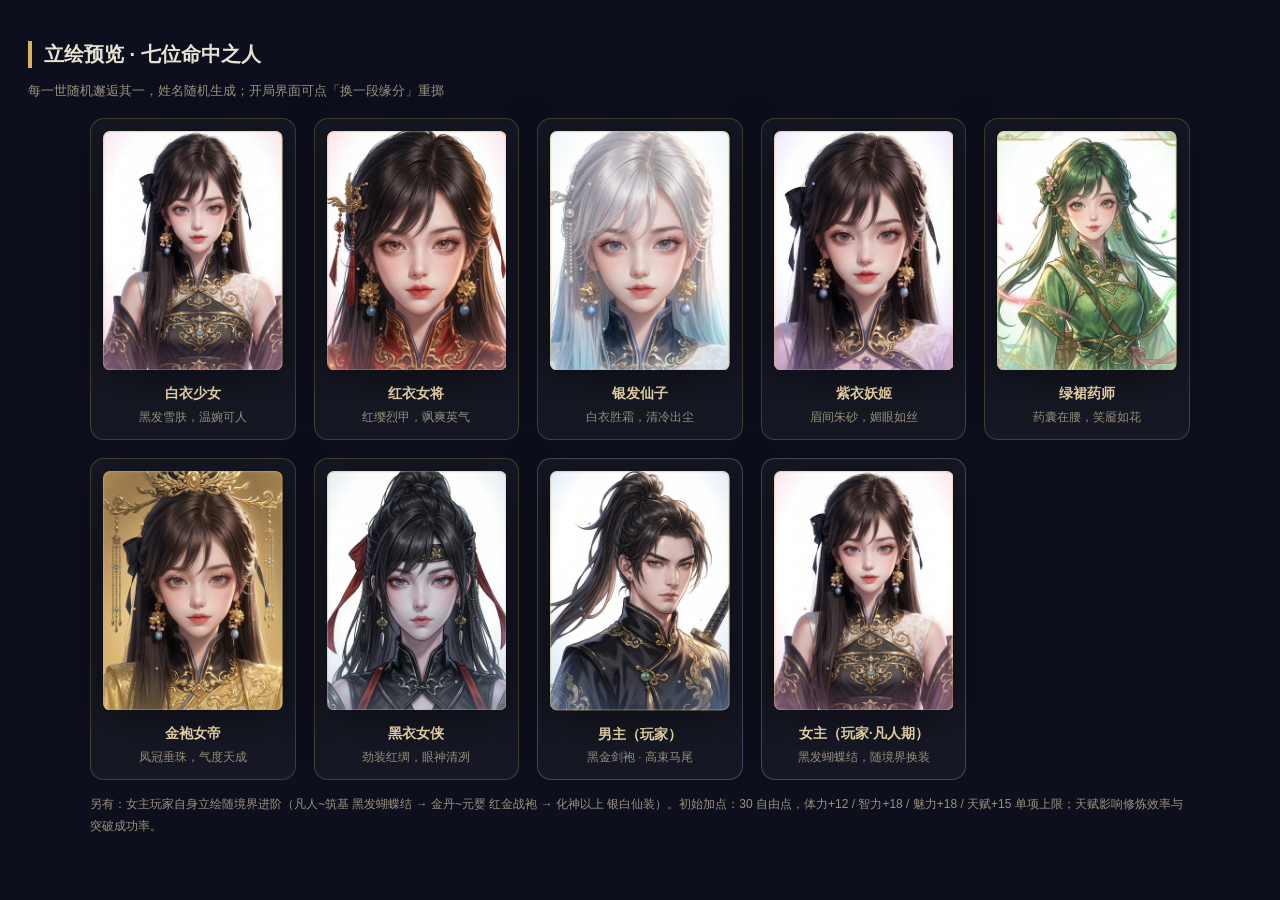
<file: 仙途人生模拟器/preview.html>
<!DOCTYPE html>
<html lang="zh"><head><meta charset="UTF-8"><title>立绘预览 · 多女主版</title>
<style>
body{margin:0;padding:28px;background:#0d0f1c;color:#e8e2d5;font-family:"Microsoft YaHei",sans-serif}
h1{font-size:20px;border-left:4px solid #d8b45a;padding-left:12px}
p.sub{color:#9a927f;font-size:13px;margin:4px 0 18px}
.grid{display:grid;grid-template-columns:repeat(auto-fit,minmax(200px,1fr));gap:18px;max-width:1100px;margin:0 auto}
.card{background:rgba(255,255,255,.04);border:1px solid rgba(216,180,90,.25);border-radius:14px;padding:12px;text-align:center}
.card.male{border-color:rgba(140,170,230,.35)}
.card svg{width:100%;height:auto;filter:drop-shadow(0 8px 24px rgba(0,0,0,.5))}
.cap{margin-top:8px;font-size:14px;line-height:1.6}
.cap b{color:#ffe9b8}
small{color:#9a927f}
.note{max-width:1100px;margin:14px auto 0;color:#9a927f;font-size:12px;line-height:1.8}
</style></head><body>
<h1>立绘预览 · 七位命中之人</h1>
<p class="sub">每一世随机邂逅其一，姓名随机生成；开局界面可点「换一段缘分」重掷</p>
<div class="grid">
<div class="card"><div class="pic"><svg viewBox="0 0 300 400" xmlns="http://www.w3.org/2000/svg" xmlns:xlink="http://www.w3.org/1999/xlink">
<defs>
 <radialGradient id="pImgGlow_U1" cx="50%" cy="36%" r="72%"><stop offset="0%" stop-color="#f0a0c8" stop-opacity=".6"/><stop offset="55%" stop-color="#f0a0c8" stop-opacity=".18"/><stop offset="100%" stop-color="#f0a0c8" stop-opacity="0"/></radialGradient>
 <radialGradient id="pImgVig_U1" cx="50%" cy="40%" r="78%"><stop offset="0%" stop-color="#f0a0c8" stop-opacity="0"/><stop offset="62%" stop-color="#f0a0c8" stop-opacity="0"/><stop offset="100%" stop-color="#f0a0c8" stop-opacity=".5"/></radialGradient>
 <clipPath id="pImgClip_U1"><rect x="0" y="0" width="300" height="400" rx="12"/></clipPath>
</defs>
<circle cx="150" cy="170" r="158" fill="url(#pImgGlow_U1)"/>
<g clip-path="url(#pImgClip_U1)">
 <image href="assets/portrait-f.png" xlink:href="assets/portrait-f.png" x="0" y="0" width="300" height="400" preserveAspectRatio="xMidYMin slice"/>
 <rect x="0" y="0" width="300" height="400" fill="url(#pImgVig_U1)"/>
 <circle cx="66" cy="88" r="2.4" fill="#f0a0c8" opacity=".8"/>
 <circle cx="238" cy="130" r="2" fill="#f0a0c8" opacity=".65"/>
 <circle cx="52" cy="230" r="2.6" fill="#f0a0c8" opacity=".7"/>
 <circle cx="252" cy="248" r="1.8" fill="#f0a0c8" opacity=".55"/>
 <circle cx="90" cy="330" r="2.2" fill="#f0a0c8" opacity=".6"/>
 <circle cx="216" cy="352" r="2.4" fill="#f0a0c8" opacity=".7"/>
</g>
<rect x="1" y="1" width="298" height="398" rx="12" fill="none" stroke="rgba(216,180,90,.4)" stroke-width="2"/>
</svg></div><div class="cap"><b>白衣少女</b><br><small>黑发雪肤，温婉可人</small></div></div>
<div class="card"><div class="pic"><svg viewBox="0 0 300 400" xmlns="http://www.w3.org/2000/svg" xmlns:xlink="http://www.w3.org/1999/xlink">
<defs>
 <radialGradient id="pImgGlow_U2" cx="50%" cy="36%" r="72%"><stop offset="0%" stop-color="#ff9aa8" stop-opacity=".6"/><stop offset="55%" stop-color="#ff9aa8" stop-opacity=".18"/><stop offset="100%" stop-color="#ff9aa8" stop-opacity="0"/></radialGradient>
 <radialGradient id="pImgVig_U2" cx="50%" cy="40%" r="78%"><stop offset="0%" stop-color="#ff9aa8" stop-opacity="0"/><stop offset="62%" stop-color="#ff9aa8" stop-opacity="0"/><stop offset="100%" stop-color="#ff9aa8" stop-opacity=".5"/></radialGradient>
 <clipPath id="pImgClip_U2"><rect x="0" y="0" width="300" height="400" rx="12"/></clipPath>
</defs>
<circle cx="150" cy="170" r="158" fill="url(#pImgGlow_U2)"/>
<g clip-path="url(#pImgClip_U2)">
 <image href="assets/portrait-f-red.png" xlink:href="assets/portrait-f-red.png" x="0" y="0" width="300" height="400" preserveAspectRatio="xMidYMin slice"/>
 <rect x="0" y="0" width="300" height="400" fill="url(#pImgVig_U2)"/>
 <circle cx="66" cy="88" r="2.4" fill="#ff9aa8" opacity=".8"/>
 <circle cx="238" cy="130" r="2" fill="#ff9aa8" opacity=".65"/>
 <circle cx="52" cy="230" r="2.6" fill="#ff9aa8" opacity=".7"/>
 <circle cx="252" cy="248" r="1.8" fill="#ff9aa8" opacity=".55"/>
 <circle cx="90" cy="330" r="2.2" fill="#ff9aa8" opacity=".6"/>
 <circle cx="216" cy="352" r="2.4" fill="#ff9aa8" opacity=".7"/>
</g>
<rect x="1" y="1" width="298" height="398" rx="12" fill="none" stroke="rgba(216,180,90,.4)" stroke-width="2"/>
</svg></div><div class="cap"><b>红衣女将</b><br><small>红缨烈甲，飒爽英气</small></div></div>
<div class="card"><div class="pic"><svg viewBox="0 0 300 400" xmlns="http://www.w3.org/2000/svg" xmlns:xlink="http://www.w3.org/1999/xlink">
<defs>
 <radialGradient id="pImgGlow_U3" cx="50%" cy="36%" r="72%"><stop offset="0%" stop-color="#bfe8ff" stop-opacity=".6"/><stop offset="55%" stop-color="#bfe8ff" stop-opacity=".18"/><stop offset="100%" stop-color="#bfe8ff" stop-opacity="0"/></radialGradient>
 <radialGradient id="pImgVig_U3" cx="50%" cy="40%" r="78%"><stop offset="0%" stop-color="#bfe8ff" stop-opacity="0"/><stop offset="62%" stop-color="#bfe8ff" stop-opacity="0"/><stop offset="100%" stop-color="#bfe8ff" stop-opacity=".5"/></radialGradient>
 <clipPath id="pImgClip_U3"><rect x="0" y="0" width="300" height="400" rx="12"/></clipPath>
</defs>
<circle cx="150" cy="170" r="158" fill="url(#pImgGlow_U3)"/>
<g clip-path="url(#pImgClip_U3)">
 <image href="assets/portrait-f-blue.png" xlink:href="assets/portrait-f-blue.png" x="0" y="0" width="300" height="400" preserveAspectRatio="xMidYMin slice"/>
 <rect x="0" y="0" width="300" height="400" fill="url(#pImgVig_U3)"/>
 <circle cx="66" cy="88" r="2.4" fill="#bfe8ff" opacity=".8"/>
 <circle cx="238" cy="130" r="2" fill="#bfe8ff" opacity=".65"/>
 <circle cx="52" cy="230" r="2.6" fill="#bfe8ff" opacity=".7"/>
 <circle cx="252" cy="248" r="1.8" fill="#bfe8ff" opacity=".55"/>
 <circle cx="90" cy="330" r="2.2" fill="#bfe8ff" opacity=".6"/>
 <circle cx="216" cy="352" r="2.4" fill="#bfe8ff" opacity=".7"/>
</g>
<rect x="1" y="1" width="298" height="398" rx="12" fill="none" stroke="rgba(216,180,90,.4)" stroke-width="2"/>
</svg></div><div class="cap"><b>银发仙子</b><br><small>白衣胜霜，清冷出尘</small></div></div>
<div class="card"><div class="pic"><svg viewBox="0 0 300 400" xmlns="http://www.w3.org/2000/svg" xmlns:xlink="http://www.w3.org/1999/xlink">
<defs>
 <radialGradient id="pImgGlow_U4" cx="50%" cy="36%" r="72%"><stop offset="0%" stop-color="#c9a2ff" stop-opacity=".6"/><stop offset="55%" stop-color="#c9a2ff" stop-opacity=".18"/><stop offset="100%" stop-color="#c9a2ff" stop-opacity="0"/></radialGradient>
 <radialGradient id="pImgVig_U4" cx="50%" cy="40%" r="78%"><stop offset="0%" stop-color="#c9a2ff" stop-opacity="0"/><stop offset="62%" stop-color="#c9a2ff" stop-opacity="0"/><stop offset="100%" stop-color="#c9a2ff" stop-opacity=".5"/></radialGradient>
 <clipPath id="pImgClip_U4"><rect x="0" y="0" width="300" height="400" rx="12"/></clipPath>
</defs>
<circle cx="150" cy="170" r="158" fill="url(#pImgGlow_U4)"/>
<g clip-path="url(#pImgClip_U4)">
 <image href="assets/portrait-f-purple.png" xlink:href="assets/portrait-f-purple.png" x="0" y="0" width="300" height="400" preserveAspectRatio="xMidYMin slice"/>
 <rect x="0" y="0" width="300" height="400" fill="url(#pImgVig_U4)"/>
 <circle cx="66" cy="88" r="2.4" fill="#c9a2ff" opacity=".8"/>
 <circle cx="238" cy="130" r="2" fill="#c9a2ff" opacity=".65"/>
 <circle cx="52" cy="230" r="2.6" fill="#c9a2ff" opacity=".7"/>
 <circle cx="252" cy="248" r="1.8" fill="#c9a2ff" opacity=".55"/>
 <circle cx="90" cy="330" r="2.2" fill="#c9a2ff" opacity=".6"/>
 <circle cx="216" cy="352" r="2.4" fill="#c9a2ff" opacity=".7"/>
</g>
<rect x="1" y="1" width="298" height="398" rx="12" fill="none" stroke="rgba(216,180,90,.4)" stroke-width="2"/>
</svg></div><div class="cap"><b>紫衣妖姬</b><br><small>眉间朱砂，媚眼如丝</small></div></div>
<div class="card"><div class="pic"><svg viewBox="0 0 300 400" xmlns="http://www.w3.org/2000/svg" xmlns:xlink="http://www.w3.org/1999/xlink">
<defs>
 <radialGradient id="pImgGlow_U5" cx="50%" cy="36%" r="72%"><stop offset="0%" stop-color="#a8e8b0" stop-opacity=".6"/><stop offset="55%" stop-color="#a8e8b0" stop-opacity=".18"/><stop offset="100%" stop-color="#a8e8b0" stop-opacity="0"/></radialGradient>
 <radialGradient id="pImgVig_U5" cx="50%" cy="40%" r="78%"><stop offset="0%" stop-color="#a8e8b0" stop-opacity="0"/><stop offset="62%" stop-color="#a8e8b0" stop-opacity="0"/><stop offset="100%" stop-color="#a8e8b0" stop-opacity=".5"/></radialGradient>
 <clipPath id="pImgClip_U5"><rect x="0" y="0" width="300" height="400" rx="12"/></clipPath>
</defs>
<circle cx="150" cy="170" r="158" fill="url(#pImgGlow_U5)"/>
<g clip-path="url(#pImgClip_U5)">
 <image href="assets/portrait-f-green.png" xlink:href="assets/portrait-f-green.png" x="0" y="0" width="300" height="400" preserveAspectRatio="xMidYMin slice"/>
 <rect x="0" y="0" width="300" height="400" fill="url(#pImgVig_U5)"/>
 <circle cx="66" cy="88" r="2.4" fill="#a8e8b0" opacity=".8"/>
 <circle cx="238" cy="130" r="2" fill="#a8e8b0" opacity=".65"/>
 <circle cx="52" cy="230" r="2.6" fill="#a8e8b0" opacity=".7"/>
 <circle cx="252" cy="248" r="1.8" fill="#a8e8b0" opacity=".55"/>
 <circle cx="90" cy="330" r="2.2" fill="#a8e8b0" opacity=".6"/>
 <circle cx="216" cy="352" r="2.4" fill="#a8e8b0" opacity=".7"/>
</g>
<rect x="1" y="1" width="298" height="398" rx="12" fill="none" stroke="rgba(216,180,90,.4)" stroke-width="2"/>
</svg></div><div class="cap"><b>绿裙药师</b><br><small>药囊在腰，笑靥如花</small></div></div>
<div class="card"><div class="pic"><svg viewBox="0 0 300 400" xmlns="http://www.w3.org/2000/svg" xmlns:xlink="http://www.w3.org/1999/xlink">
<defs>
 <radialGradient id="pImgGlow_U6" cx="50%" cy="36%" r="72%"><stop offset="0%" stop-color="#ffd97a" stop-opacity=".6"/><stop offset="55%" stop-color="#ffd97a" stop-opacity=".18"/><stop offset="100%" stop-color="#ffd97a" stop-opacity="0"/></radialGradient>
 <radialGradient id="pImgVig_U6" cx="50%" cy="40%" r="78%"><stop offset="0%" stop-color="#ffd97a" stop-opacity="0"/><stop offset="62%" stop-color="#ffd97a" stop-opacity="0"/><stop offset="100%" stop-color="#ffd97a" stop-opacity=".5"/></radialGradient>
 <clipPath id="pImgClip_U6"><rect x="0" y="0" width="300" height="400" rx="12"/></clipPath>
</defs>
<circle cx="150" cy="170" r="158" fill="url(#pImgGlow_U6)"/>
<g clip-path="url(#pImgClip_U6)">
 <image href="assets/portrait-f-gold.png" xlink:href="assets/portrait-f-gold.png" x="0" y="0" width="300" height="400" preserveAspectRatio="xMidYMin slice"/>
 <rect x="0" y="0" width="300" height="400" fill="url(#pImgVig_U6)"/>
 <circle cx="66" cy="88" r="2.4" fill="#ffd97a" opacity=".8"/>
 <circle cx="238" cy="130" r="2" fill="#ffd97a" opacity=".65"/>
 <circle cx="52" cy="230" r="2.6" fill="#ffd97a" opacity=".7"/>
 <circle cx="252" cy="248" r="1.8" fill="#ffd97a" opacity=".55"/>
 <circle cx="90" cy="330" r="2.2" fill="#ffd97a" opacity=".6"/>
 <circle cx="216" cy="352" r="2.4" fill="#ffd97a" opacity=".7"/>
</g>
<rect x="1" y="1" width="298" height="398" rx="12" fill="none" stroke="rgba(216,180,90,.4)" stroke-width="2"/>
</svg></div><div class="cap"><b>金袍女帝</b><br><small>凤冠垂珠，气度天成</small></div></div>
<div class="card"><div class="pic"><svg viewBox="0 0 300 400" xmlns="http://www.w3.org/2000/svg" xmlns:xlink="http://www.w3.org/1999/xlink">
<defs>
 <radialGradient id="pImgGlow_U7" cx="50%" cy="36%" r="72%"><stop offset="0%" stop-color="#9fb8d8" stop-opacity=".6"/><stop offset="55%" stop-color="#9fb8d8" stop-opacity=".18"/><stop offset="100%" stop-color="#9fb8d8" stop-opacity="0"/></radialGradient>
 <radialGradient id="pImgVig_U7" cx="50%" cy="40%" r="78%"><stop offset="0%" stop-color="#9fb8d8" stop-opacity="0"/><stop offset="62%" stop-color="#9fb8d8" stop-opacity="0"/><stop offset="100%" stop-color="#9fb8d8" stop-opacity=".5"/></radialGradient>
 <clipPath id="pImgClip_U7"><rect x="0" y="0" width="300" height="400" rx="12"/></clipPath>
</defs>
<circle cx="150" cy="170" r="158" fill="url(#pImgGlow_U7)"/>
<g clip-path="url(#pImgClip_U7)">
 <image href="assets/portrait-f-dark.png" xlink:href="assets/portrait-f-dark.png" x="0" y="0" width="300" height="400" preserveAspectRatio="xMidYMin slice"/>
 <rect x="0" y="0" width="300" height="400" fill="url(#pImgVig_U7)"/>
 <circle cx="66" cy="88" r="2.4" fill="#9fb8d8" opacity=".8"/>
 <circle cx="238" cy="130" r="2" fill="#9fb8d8" opacity=".65"/>
 <circle cx="52" cy="230" r="2.6" fill="#9fb8d8" opacity=".7"/>
 <circle cx="252" cy="248" r="1.8" fill="#9fb8d8" opacity=".55"/>
 <circle cx="90" cy="330" r="2.2" fill="#9fb8d8" opacity=".6"/>
 <circle cx="216" cy="352" r="2.4" fill="#9fb8d8" opacity=".7"/>
</g>
<rect x="1" y="1" width="298" height="398" rx="12" fill="none" stroke="rgba(216,180,90,.4)" stroke-width="2"/>
</svg></div><div class="cap"><b>黑衣女侠</b><br><small>劲装红绸，眼神清冽</small></div></div>
<div class="card male"><div class="pic"><svg viewBox="0 0 300 400" xmlns="http://www.w3.org/2000/svg" xmlns:xlink="http://www.w3.org/1999/xlink">
<defs>
 <radialGradient id="pImgGlow_U8" cx="50%" cy="36%" r="72%"><stop offset="0%" stop-color="#8fb8f0" stop-opacity=".6"/><stop offset="55%" stop-color="#8fb8f0" stop-opacity=".18"/><stop offset="100%" stop-color="#8fb8f0" stop-opacity="0"/></radialGradient>
 <radialGradient id="pImgVig_U8" cx="50%" cy="40%" r="78%"><stop offset="0%" stop-color="#8fb8f0" stop-opacity="0"/><stop offset="62%" stop-color="#8fb8f0" stop-opacity="0"/><stop offset="100%" stop-color="#8fb8f0" stop-opacity=".5"/></radialGradient>
 <clipPath id="pImgClip_U8"><rect x="0" y="0" width="300" height="400" rx="12"/></clipPath>
</defs>
<circle cx="150" cy="170" r="158" fill="url(#pImgGlow_U8)"/>
<g clip-path="url(#pImgClip_U8)">
 <image href="assets/portrait-m.png" xlink:href="assets/portrait-m.png" x="0" y="0" width="300" height="400" preserveAspectRatio="xMidYMin slice"/>
 <rect x="0" y="0" width="300" height="400" fill="url(#pImgVig_U8)"/>
 <circle cx="66" cy="88" r="2.4" fill="#8fb8f0" opacity=".8"/>
 <circle cx="238" cy="130" r="2" fill="#8fb8f0" opacity=".65"/>
 <circle cx="52" cy="230" r="2.6" fill="#8fb8f0" opacity=".7"/>
 <circle cx="252" cy="248" r="1.8" fill="#8fb8f0" opacity=".55"/>
 <circle cx="90" cy="330" r="2.2" fill="#8fb8f0" opacity=".6"/>
 <circle cx="216" cy="352" r="2.4" fill="#8fb8f0" opacity=".7"/>
</g>
<rect x="1" y="1" width="298" height="398" rx="12" fill="none" stroke="rgba(216,180,90,.4)" stroke-width="2"/>
</svg></div><div class="cap"><b>男主（玩家）</b><br><small>黑金剑袍 · 高束马尾</small></div></div>
<div class="card male"><div class="pic"><svg viewBox="0 0 300 400" xmlns="http://www.w3.org/2000/svg" xmlns:xlink="http://www.w3.org/1999/xlink">
<defs>
 <radialGradient id="pImgGlow_U9" cx="50%" cy="36%" r="72%"><stop offset="0%" stop-color="#f0a0c8" stop-opacity=".6"/><stop offset="55%" stop-color="#f0a0c8" stop-opacity=".18"/><stop offset="100%" stop-color="#f0a0c8" stop-opacity="0"/></radialGradient>
 <radialGradient id="pImgVig_U9" cx="50%" cy="40%" r="78%"><stop offset="0%" stop-color="#f0a0c8" stop-opacity="0"/><stop offset="62%" stop-color="#f0a0c8" stop-opacity="0"/><stop offset="100%" stop-color="#f0a0c8" stop-opacity=".5"/></radialGradient>
 <clipPath id="pImgClip_U9"><rect x="0" y="0" width="300" height="400" rx="12"/></clipPath>
</defs>
<circle cx="150" cy="170" r="158" fill="url(#pImgGlow_U9)"/>
<g clip-path="url(#pImgClip_U9)">
 <image href="assets/portrait-f.png" xlink:href="assets/portrait-f.png" x="0" y="0" width="300" height="400" preserveAspectRatio="xMidYMin slice"/>
 <rect x="0" y="0" width="300" height="400" fill="url(#pImgVig_U9)"/>
 <circle cx="66" cy="88" r="2.4" fill="#f0a0c8" opacity=".8"/>
 <circle cx="238" cy="130" r="2" fill="#f0a0c8" opacity=".65"/>
 <circle cx="52" cy="230" r="2.6" fill="#f0a0c8" opacity=".7"/>
 <circle cx="252" cy="248" r="1.8" fill="#f0a0c8" opacity=".55"/>
 <circle cx="90" cy="330" r="2.2" fill="#f0a0c8" opacity=".6"/>
 <circle cx="216" cy="352" r="2.4" fill="#f0a0c8" opacity=".7"/>
</g>
<rect x="1" y="1" width="298" height="398" rx="12" fill="none" stroke="rgba(216,180,90,.4)" stroke-width="2"/>
</svg></div><div class="cap"><b>女主（玩家·凡人期）</b><br><small>黑发蝴蝶结，随境界换装</small></div></div>
</div>
<p class="note">另有：女主玩家自身立绘随境界进阶（凡人~筑基 黑发蝴蝶结 → 金丹~元婴 红金战袍 → 化神以上 银白仙装）。初始加点：30 自由点，体力+12 / 智力+18 / 魅力+18 / 天赋+15 单项上限；天赋影响修炼效率与突破成功率。</p>
</body></html>
</file>
